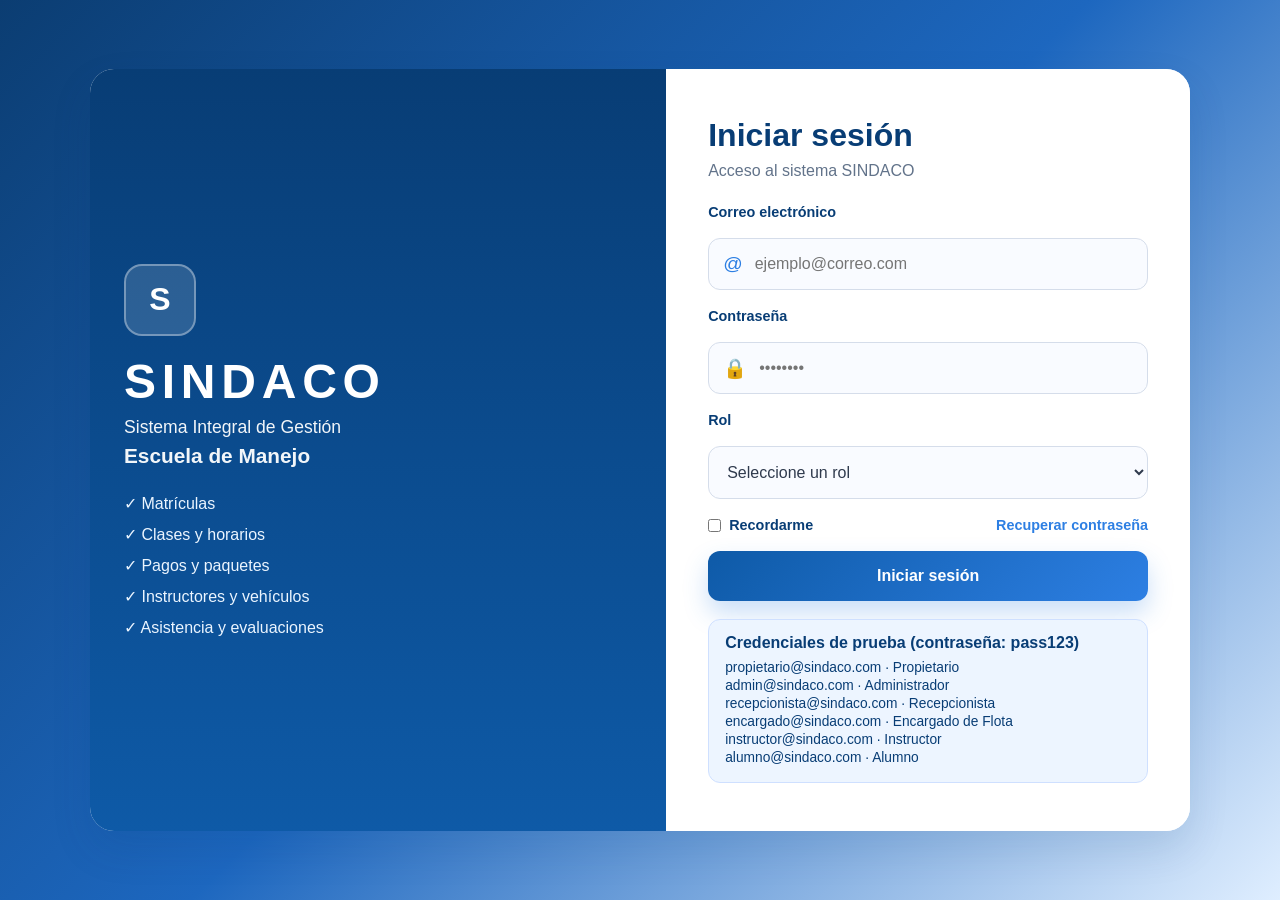
<file: src/main/resources/static/index.html>
<!DOCTYPE html>
<html lang="es">
<head>
  <meta charset="UTF-8" />
  <meta name="viewport" content="width=device-width, initial-scale=1.0" />
  <title>SINDACO | Escuela de Manejo</title>
  <link rel="stylesheet" href="estilo.css" />
</head>
<body>
  <div id="loginView" class="login-screen">
    <div class="login-panel">
      <div class="brand-panel">
        <div class="brand-badge">S</div>
        <h1>SINDACO</h1>
        <p>Sistema Integral de Gestión</p>
        <p class="brand-subtitle">Escuela de Manejo</p>

        <ul class="brand-list">
          <li>✓ Matrículas</li>
          <li>✓ Clases y horarios</li>
          <li>✓ Pagos y paquetes</li>
          <li>✓ Instructores y vehículos</li>
          <li>✓ Asistencia y evaluaciones</li>
        </ul>
      </div>

      <div class="form-panel">
        <div class="header-form">
          <h2>Iniciar sesión</h2>
          <p>Acceso al sistema SINDACO</p>
        </div>

        <form id="loginForm">
          <label for="email">Correo electrónico</label>
          <div class="input-wrap">
            <span>@</span>
            <input id="email" type="email" placeholder="ejemplo@correo.com" required />
          </div>

          <label for="password">Contraseña</label>
          <div class="input-wrap">
            <span>🔒</span>
            <input id="password" type="password" placeholder="••••••••" required />
          </div>

          <label for="rol">Rol</label>
          <select id="rol">
            <option value="">Seleccione un rol</option>
            <option value="propietario">Propietario</option>
            <option value="administrador">Administrador</option>
            <option value="recepcionista">Recepcionista</option>
            <option value="encargado_flotas">Encargado de Flota</option>
            <option value="instructor">Instructor</option>
            <option value="alumno">Alumno</option>
          </select>

          <div class="form-options">
            <label class="remember">
              <input type="checkbox" />
              Recordarme
            </label>
            <a href="#">Recuperar contraseña</a>
          </div>

          <div id="loginMessage" class="login-message"></div>

          <button type="submit" class="primary-btn">
            Iniciar sesión
          </button>
        </form>

        <div class="demo-box">
          <h4>Credenciales de prueba (contraseña: pass123)</h4>
          <p>propietario@sindaco.com · Propietario</p>
          <p>admin@sindaco.com · Administrador</p>
          <p>recepcionista@sindaco.com · Recepcionista</p>
          <p>encargado@sindaco.com · Encargado de Flota</p>
          <p>instructor@sindaco.com · Instructor</p>
          <p>alumno@sindaco.com · Alumno</p>
        </div>
      </div>
    </div>
  </div>

  <div id="appView" class="app-shell hidden">
    <aside class="sidebar">
      <div class="brand">
        <div class="brand-mini">S</div>
        <div>
          <h3>SINDACO</h3>
        </div>
      </div>

      <nav class="nav-menu">
        <button class="nav-item active" data-section="dashboard">Dashboard</button>
        <button class="nav-item" data-section="misMatriculas">Mis matrículas</button>
        <button class="nav-item" data-section="misClases">Mis clases</button>
        <button class="nav-item" data-section="misPagos">Mis pagos</button>
        <button class="nav-item" data-section="alumnos">Alumnos</button>
        <button class="nav-item" data-section="matriculas">Matrículas</button>
        <button class="nav-item" data-section="pagos">Pagos</button>
        <button class="nav-item" data-section="paquetes">Paquetes</button>
        <button class="nav-item" data-section="promociones">Promociones</button>
        <button class="nav-item" data-section="clases">Clases</button>
        <button class="nav-item" data-section="vehiculos">Vehículos</button>
        <button class="nav-item" data-section="instructores">Instructores</button>
        <button class="nav-item" data-section="asistencia">Asistencia</button>
        <button class="nav-item" data-section="mantenimiento">Mantenimiento</button>
        <button class="nav-item" data-section="ausencias">Ausencias</button>
        <button class="nav-item" data-section="reportes">Reportes</button>
        <button class="nav-item" data-section="historial">Historial</button>
        <button class="nav-item" data-section="notificaciones">Notificaciones</button>
      </nav>

      <div class="sidebar-footer">
        <button id="logoutBtn" class="secondary-btn">Cerrar sesión</button>
      </div>
    </aside>

    <main class="main-content">
      <header class="topbar">
        <div>
          <p class="eyebrow">Panel principal</p>
          <h2 id="pageTitle">Dashboard</h2>
        </div>
        <div class="user-pill">
          <span class="status-dot"></span>
          <span id="userBadge">Propietario</span>
        </div>
      </header>

      <div id="viewContent"></div>
    </main>
  </div>

  <div id="toastRoot" class="toast-root"></div>
  <div id="modalRoot"></div>

  <script src="app.js"></script>
</body>
</html>
</file>
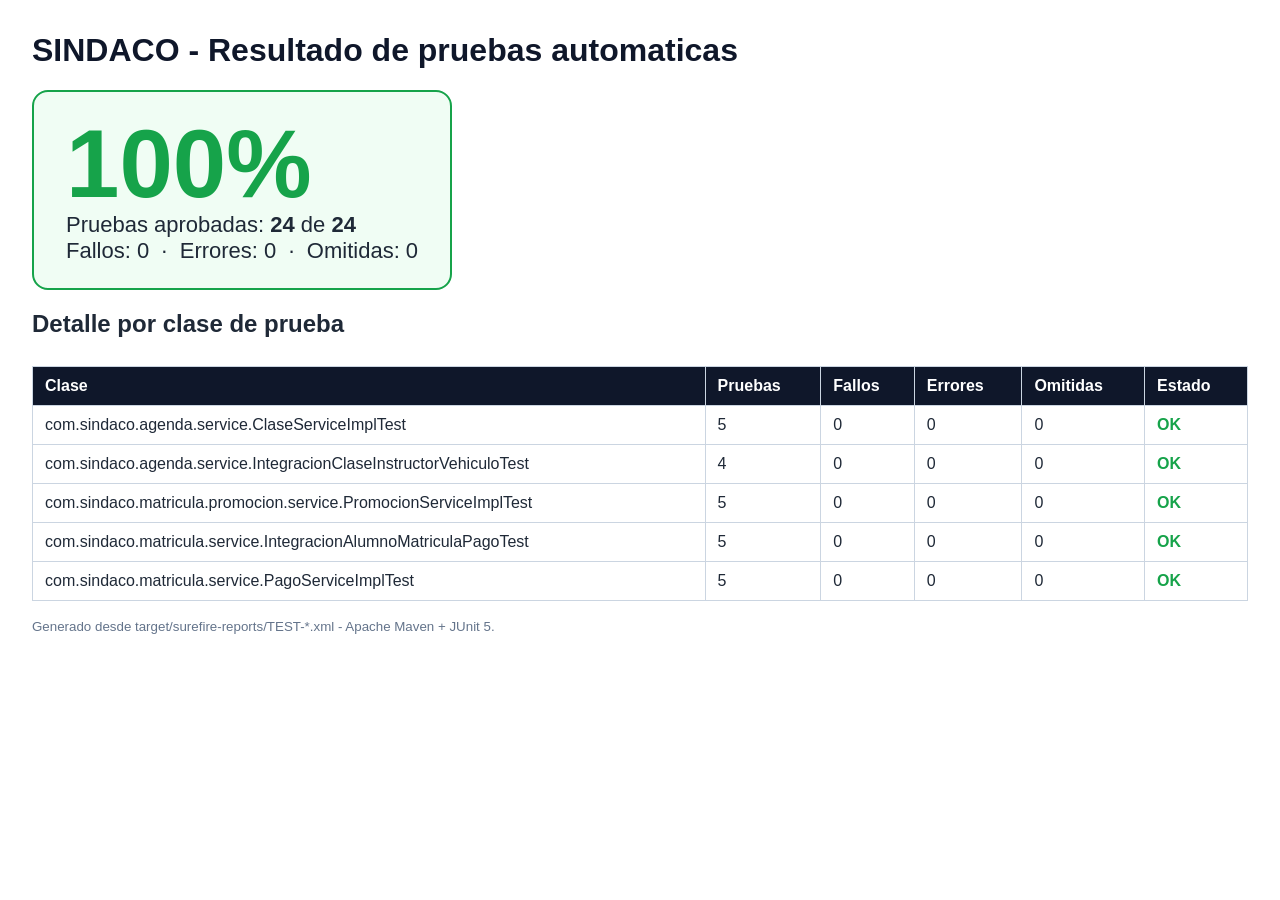
<file: EVIDENCIA_PRUEBAS.html>
﻿<!DOCTYPE html>
<html lang="es">
<head>
<meta charset="UTF-8">
<title>Evidencia de pruebas SINDACO</title>
<style>
  body { font-family: Segoe UI, Arial, sans-serif; margin: 32px; color: #1f2937; }
  h1 { color: #0f172a; }
  .porcentaje { font-size: 96px; font-weight: 700; color: #16a34a; line-height: 1; }
  .tarjeta { border: 2px solid #16a34a; border-radius: 16px; padding: 24px 32px; display: inline-block; background: #f0fdf4; }
  .detalle { font-size: 22px; }
  table { border-collapse: collapse; margin-top: 28px; width: 100%; }
  th, td { border: 1px solid #cbd5e1; padding: 10px 12px; text-align: left; }
  th { background: #0f172a; color: white; }
  .ok { color: #16a34a; font-weight: 700; }
  small { color: #64748b; }
</style>
</head>
<body>
  <h1>SINDACO - Resultado de pruebas automaticas</h1>
  <div class="tarjeta">
    <div class="porcentaje">100%</div>
    <div class="detalle">Pruebas aprobadas: <strong>24</strong> de <strong>24</strong></div>
    <div class="detalle">Fallos: 0 &nbsp;&#183;&nbsp; Errores: 0 &nbsp;&#183;&nbsp; Omitidas: 0</div>
  </div>
  <h2>Detalle por clase de prueba</h2>
  <table>
    <tr><th>Clase</th><th>Pruebas</th><th>Fallos</th><th>Errores</th><th>Omitidas</th><th>Estado</th></tr>
    <tr><td>com.sindaco.agenda.service.ClaseServiceImplTest</td><td>5</td><td>0</td><td>0</td><td>0</td><td class="ok">OK</td></tr>
<tr><td>com.sindaco.agenda.service.IntegracionClaseInstructorVehiculoTest</td><td>4</td><td>0</td><td>0</td><td>0</td><td class="ok">OK</td></tr>
<tr><td>com.sindaco.matricula.promocion.service.PromocionServiceImplTest</td><td>5</td><td>0</td><td>0</td><td>0</td><td class="ok">OK</td></tr>
<tr><td>com.sindaco.matricula.service.IntegracionAlumnoMatriculaPagoTest</td><td>5</td><td>0</td><td>0</td><td>0</td><td class="ok">OK</td></tr>
<tr><td>com.sindaco.matricula.service.PagoServiceImplTest</td><td>5</td><td>0</td><td>0</td><td>0</td><td class="ok">OK</td></tr>

  </table>
  <p><small>Generado desde target/surefire-reports/TEST-*.xml - Apache Maven + JUnit 5.</small></p>
</body>
</html>
</file>
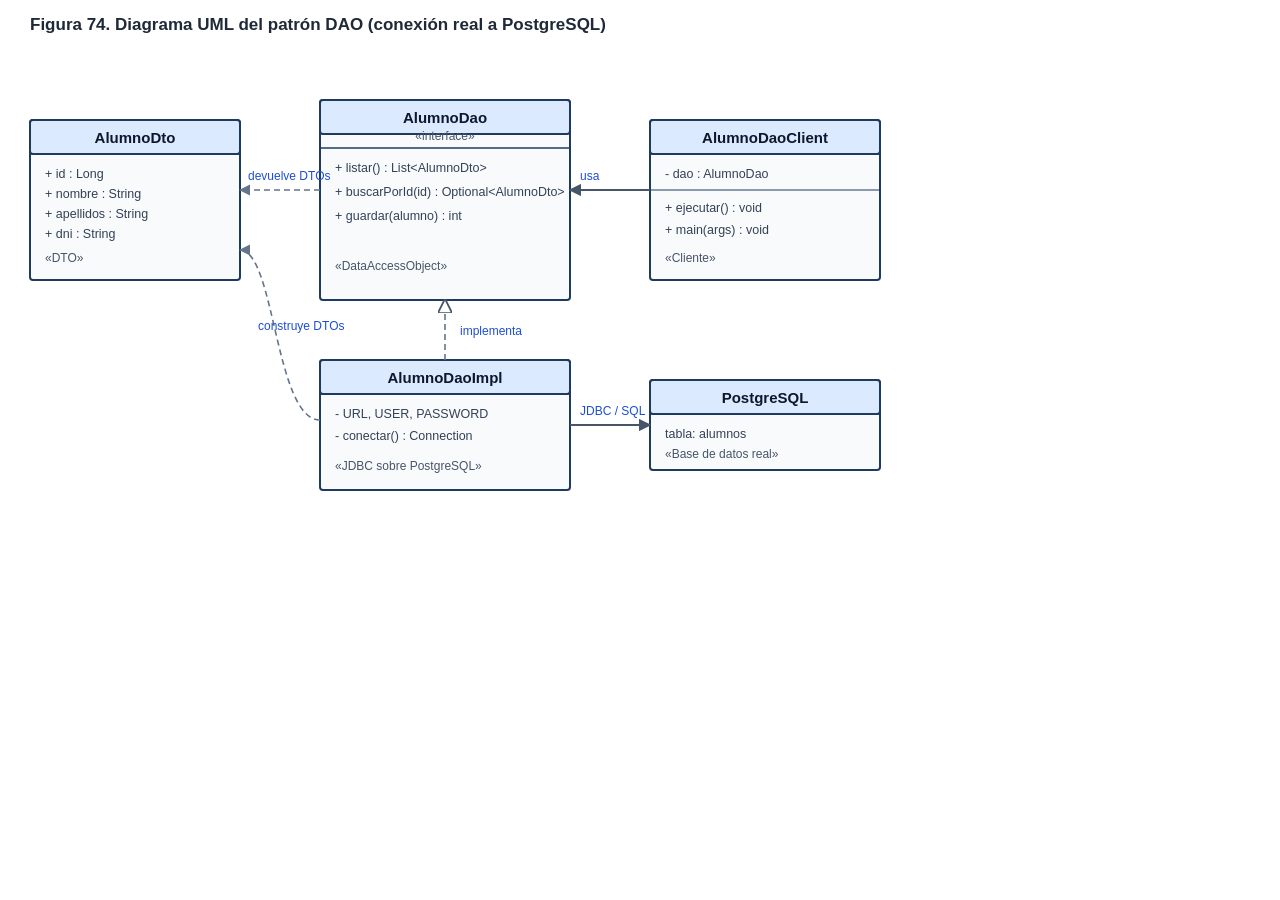
<file: docs/diagramas/dao.html>
<!DOCTYPE html>
<html lang="es">
<head>
<meta charset="UTF-8">
<style>
  body { margin:0; background:#ffffff; font-family:"Segoe UI",Arial,sans-serif; }
  svg text { font-family:"Segoe UI",Arial,sans-serif; }
  .titulo { font-size:17px; font-weight:600; fill:#1f2937; }
  .cls { fill:#f8fafc; stroke:#1e3a5f; stroke-width:2; }
  .cab { fill:#dbeafe; stroke:#1e3a5f; stroke-width:2; }
  .stereo { font-size:12px; fill:#475569; }
  .nombre { font-size:15px; font-weight:700; fill:#0f172a; }
  .attr { font-size:12.5px; fill:#334155; }
  .rel { stroke:#475569; stroke-width:1.8; fill:none; }
  .dep { stroke:#64748b; stroke-width:1.6; fill:none; stroke-dasharray:6 4; }
  .etq { font-size:12px; fill:#1d4ed8; }
</style>
</head>
<body>
<svg width="1000" height="560" viewBox="0 0 1000 560" xmlns="http://www.w3.org/2000/svg">
  <defs>
    <marker id="arrow" viewBox="0 0 10 10" refX="9" refY="5" markerWidth="7" markerHeight="7" orient="auto-start-reverse">
      <path d="M 0 0 L 10 5 L 0 10 z" fill="#475569"/>
    </marker>
    <marker id="arrowD" viewBox="0 0 10 10" refX="9" refY="5" markerWidth="7" markerHeight="7" orient="auto-start-reverse">
      <path d="M 0 0 L 10 5 L 0 10 z" fill="#64748b"/>
    </marker>
    <marker id="tri" viewBox="0 0 12 12" refX="11" refY="6" markerWidth="9" markerHeight="9" orient="auto-start-reverse">
      <path d="M 0 0 L 12 6 L 0 12 z" fill="#ffffff" stroke="#475569" stroke-width="1.5"/>
    </marker>
  </defs>

  <text x="30" y="30" class="titulo">Figura 74. Diagrama UML del patrón DAO (conexión real a PostgreSQL)</text>

  <!-- DTO -->
  <g>
    <rect x="30" y="120" width="210" height="160" rx="3" class="cls"/>
    <rect x="30" y="120" width="210" height="34" rx="3" class="cab"/>
    <text x="135" y="143" text-anchor="middle" class="nombre">AlumnoDto</text>
    <line x1="30" y1="154" x2="240" y2="154" stroke="#1e3a5f" stroke-width="1.5"/>
    <text x="45" y="178" class="attr">+ id : Long</text>
    <text x="45" y="198" class="attr">+ nombre : String</text>
    <text x="45" y="218" class="attr">+ apellidos : String</text>
    <text x="45" y="238" class="attr">+ dni : String</text>
    <text x="45" y="262" class="stereo">«DTO»</text>
  </g>

  <!-- DAO (interfaz) -->
  <g>
    <rect x="320" y="100" width="250" height="200" rx="3" class="cls"/>
    <rect x="320" y="100" width="250" height="34" rx="3" class="cab"/>
    <text x="445" y="123" text-anchor="middle" class="nombre">AlumnoDao</text>
    <text x="445" y="140" text-anchor="middle" class="stereo">«interface»</text>
    <line x1="320" y1="148" x2="570" y2="148" stroke="#1e3a5f" stroke-width="1.5"/>
    <text x="335" y="172" class="attr">+ listar() : List&lt;AlumnoDto&gt;</text>
    <text x="335" y="196" class="attr">+ buscarPorId(id) : Optional&lt;AlumnoDto&gt;</text>
    <text x="335" y="220" class="attr">+ guardar(alumno) : int</text>
    <text x="335" y="270" class="stereo">«DataAccessObject»</text>
  </g>

  <!-- DAO IMPL -->
  <g>
    <rect x="320" y="360" width="250" height="130" rx="3" class="cls"/>
    <rect x="320" y="360" width="250" height="34" rx="3" class="cab"/>
    <text x="445" y="383" text-anchor="middle" class="nombre">AlumnoDaoImpl</text>
    <line x1="320" y1="394" x2="570" y2="394" stroke="#1e3a5f" stroke-width="1.5"/>
    <text x="335" y="418" class="attr">- URL, USER, PASSWORD</text>
    <text x="335" y="440" class="attr">- conectar() : Connection</text>
    <text x="335" y="470" class="stereo">«JDBC sobre PostgreSQL»</text>
  </g>

  <!-- CLIENTE -->
  <g>
    <rect x="650" y="120" width="230" height="160" rx="3" class="cls"/>
    <rect x="650" y="120" width="230" height="34" rx="3" class="cab"/>
    <text x="765" y="143" text-anchor="middle" class="nombre">AlumnoDaoClient</text>
    <line x1="650" y1="154" x2="880" y2="154" stroke="#1e3a5f" stroke-width="1.5"/>
    <text x="665" y="178" class="attr">- dao : AlumnoDao</text>
    <line x1="650" y1="190" x2="880" y2="190" stroke="#1e3a5f" stroke-width="1.2"/>
    <text x="665" y="212" class="attr">+ ejecutar() : void</text>
    <text x="665" y="234" class="attr">+ main(args) : void</text>
    <text x="665" y="262" class="stereo">«Cliente»</text>
  </g>

  <!-- BASE DE DATOS -->
  <g>
    <rect x="650" y="380" width="230" height="90" rx="3" class="cls"/>
    <rect x="650" y="380" width="230" height="34" rx="3" class="cab"/>
    <text x="765" y="403" text-anchor="middle" class="nombre">PostgreSQL</text>
    <line x1="650" y1="414" x2="880" y2="414" stroke="#1e3a5f" stroke-width="1.5"/>
    <text x="665" y="438" class="attr">tabla: alumnos</text>
    <text x="665" y="458" class="stereo">«Base de datos real»</text>
  </g>

  <!-- Relaciones -->
  <path d="M 650 190 L 570 190" class="rel" marker-end="url(#arrow)"/>
  <text x="580" y="180" class="etq">usa</text>

  <path d="M 445 360 L 445 300" class="dep" marker-end="url(#tri)"/>
  <text x="460" y="335" class="etq">implementa</text>

  <path d="M 320 190 L 240 190" class="dep" marker-end="url(#arrowD)"/>
  <text x="248" y="180" class="etq">devuelve DTOs</text>

  <path d="M 320 420 C 275 420 275 250 240 250" class="dep" marker-end="url(#arrowD)"/>
  <text x="258" y="330" class="etq">construye DTOs</text>

  <path d="M 570 425 L 650 425" class="rel" marker-end="url(#arrow)"/>
  <text x="580" y="415" class="etq">JDBC / SQL</text>
</svg>
</body>
</html>
</file>
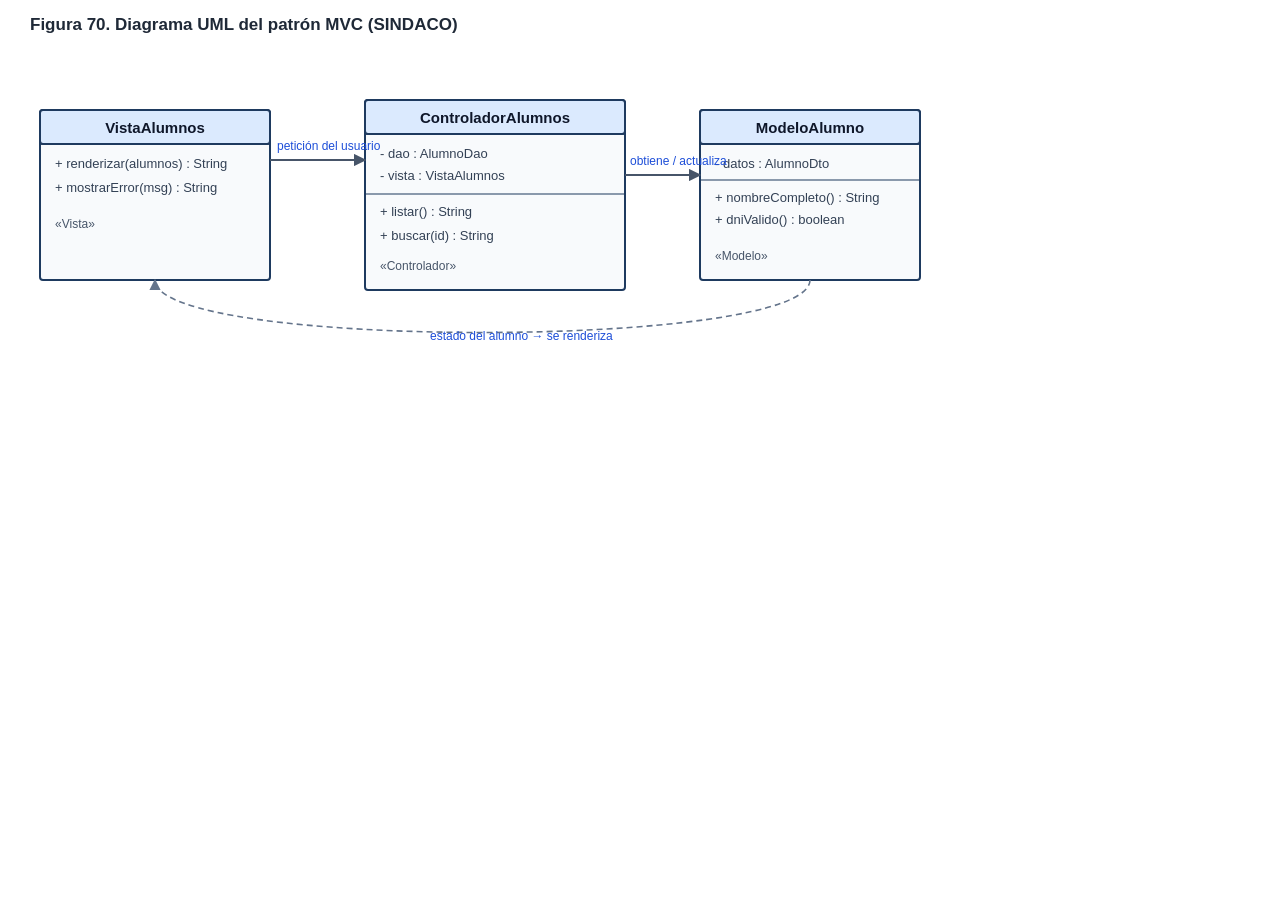
<file: docs/diagramas/mvc.html>
<!DOCTYPE html>
<html lang="es">
<head>
<meta charset="UTF-8">
<style>
  body { margin:0; background:#ffffff; font-family:"Segoe UI",Arial,sans-serif; }
  svg text { font-family:"Segoe UI",Arial,sans-serif; }
  .titulo { font-size:17px; font-weight:600; fill:#1f2937; }
  .cls { fill:#f8fafc; stroke:#1e3a5f; stroke-width:2; }
  .cab { fill:#dbeafe; stroke:#1e3a5f; stroke-width:2; }
  .stereo { font-size:12px; fill:#475569; }
  .nombre { font-size:15px; font-weight:700; fill:#0f172a; }
  .attr { font-size:13px; fill:#334155; }
  .rel { stroke:#475569; stroke-width:1.8; fill:none; }
  .dep { stroke:#64748b; stroke-width:1.6; fill:none; stroke-dasharray:6 4; }
  .etq { font-size:12px; fill:#1d4ed8; }
</style>
</head>
<body>
<svg width="960" height="520" viewBox="0 0 960 520" xmlns="http://www.w3.org/2000/svg">
  <defs>
    <marker id="arrow" viewBox="0 0 10 10" refX="9" refY="5" markerWidth="7" markerHeight="7" orient="auto-start-reverse">
      <path d="M 0 0 L 10 5 L 0 10 z" fill="#475569"/>
    </marker>
    <marker id="arrowD" viewBox="0 0 10 10" refX="9" refY="5" markerWidth="7" markerHeight="7" orient="auto-start-reverse">
      <path d="M 0 0 L 10 5 L 0 10 z" fill="#64748b"/>
    </marker>
  </defs>

  <text x="30" y="30" class="titulo">Figura 70. Diagrama UML del patrón MVC (SINDACO)</text>

  <!-- VISTA -->
  <g>
    <rect x="40" y="110" width="230" height="170" rx="3" class="cls"/>
    <rect x="40" y="110" width="230" height="34" rx="3" class="cab"/>
    <text x="155" y="133" text-anchor="middle" class="nombre">VistaAlumnos</text>
    <line x1="40" y1="144" x2="270" y2="144" stroke="#1e3a5f" stroke-width="1.5"/>
    <text x="55" y="168" class="attr">+ renderizar(alumnos) : String</text>
    <text x="55" y="192" class="attr">+ mostrarError(msg) : String</text>
    <text x="55" y="228" class="stereo">«Vista»</text>
  </g>

  <!-- CONTROLADOR -->
  <g>
    <rect x="365" y="100" width="260" height="190" rx="3" class="cls"/>
    <rect x="365" y="100" width="260" height="34" rx="3" class="cab"/>
    <text x="495" y="123" text-anchor="middle" class="nombre">ControladorAlumnos</text>
    <line x1="365" y1="134" x2="625" y2="134" stroke="#1e3a5f" stroke-width="1.5"/>
    <text x="380" y="158" class="attr">- dao : AlumnoDao</text>
    <text x="380" y="180" class="attr">- vista : VistaAlumnos</text>
    <line x1="365" y1="194" x2="625" y2="194" stroke="#1e3a5f" stroke-width="1.2"/>
    <text x="380" y="216" class="attr">+ listar() : String</text>
    <text x="380" y="240" class="attr">+ buscar(id) : String</text>
    <text x="380" y="270" class="stereo">«Controlador»</text>
  </g>

  <!-- MODELO -->
  <g>
    <rect x="700" y="110" width="220" height="170" rx="3" class="cls"/>
    <rect x="700" y="110" width="220" height="34" rx="3" class="cab"/>
    <text x="810" y="133" text-anchor="middle" class="nombre">ModeloAlumno</text>
    <line x1="700" y1="144" x2="920" y2="144" stroke="#1e3a5f" stroke-width="1.5"/>
    <text x="715" y="168" class="attr">- datos : AlumnoDto</text>
    <line x1="700" y1="180" x2="920" y2="180" stroke="#1e3a5f" stroke-width="1.2"/>
    <text x="715" y="202" class="attr">+ nombreCompleto() : String</text>
    <text x="715" y="224" class="attr">+ dniValido() : boolean</text>
    <text x="715" y="260" class="stereo">«Modelo»</text>
  </g>

  <!-- Relaciones -->
  <path d="M 270 160 L 365 160" class="rel" marker-end="url(#arrow)"/>
  <text x="277" y="150" class="etq">petición del usuario</text>

  <path d="M 625 175 L 700 175" class="rel" marker-end="url(#arrow)"/>
  <text x="630" y="165" class="etq">obtiene / actualiza</text>

  <path d="M 810 280 C 810 350 155 350 155 280" class="dep" marker-end="url(#arrowD)"/>
  <text x="430" y="340" class="etq">estado del alumno → se renderiza</text>
</svg>
</body>
</html>
</file>
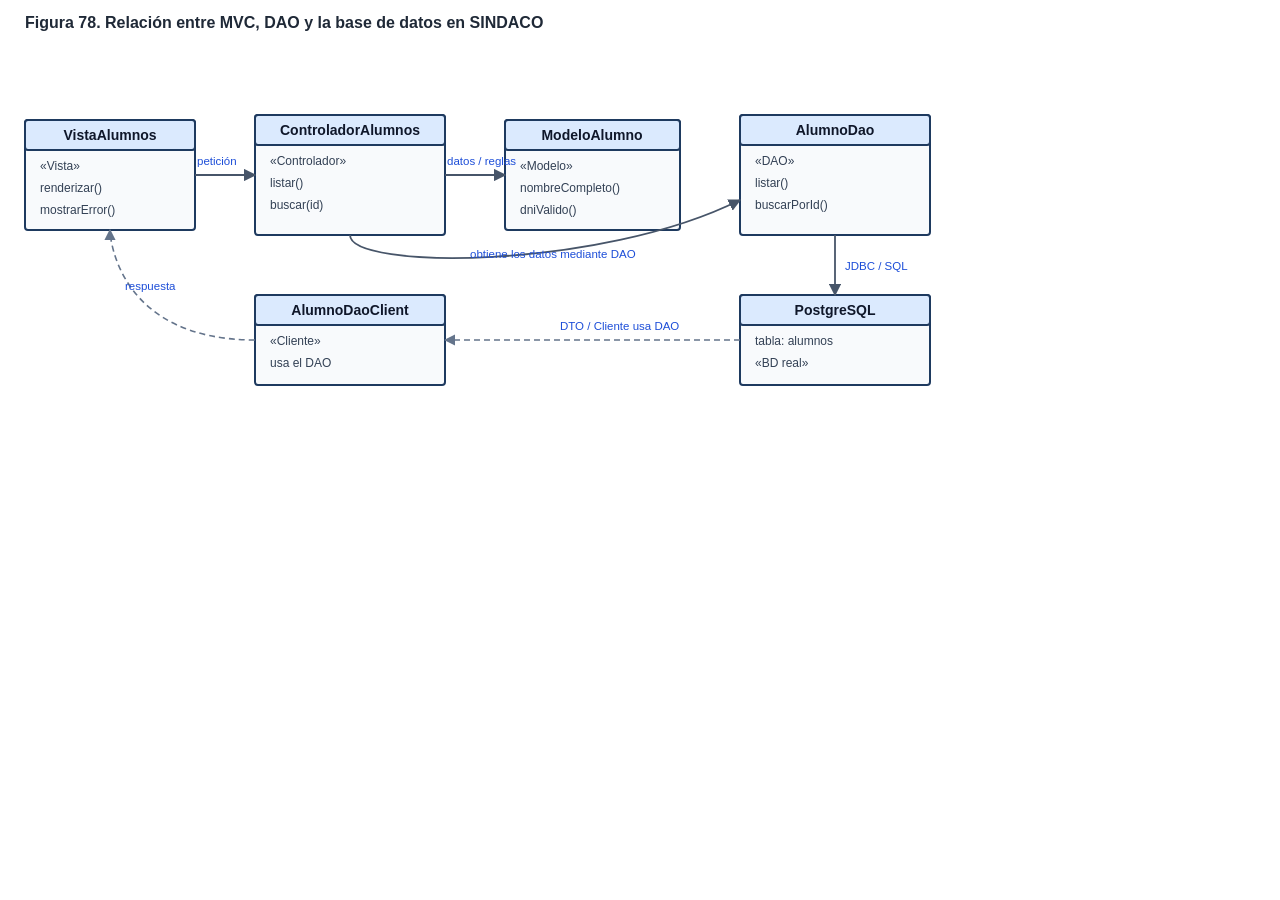
<file: docs/diagramas/relacion.html>
<!DOCTYPE html>
<html lang="es">
<head>
<meta charset="UTF-8">
<style>
  body { margin:0; background:#ffffff; font-family:"Segoe UI",Arial,sans-serif; }
  svg text { font-family:"Segoe UI",Arial,sans-serif; }
  .titulo { font-size:16px; font-weight:600; fill:#1f2937; }
  .cls { fill:#f8fafc; stroke:#1e3a5f; stroke-width:2; }
  .cab { fill:#dbeafe; stroke:#1e3a5f; stroke-width:2; }
  .nombre { font-size:14px; font-weight:700; fill:#0f172a; }
  .attr { font-size:12px; fill:#334155; }
  .rel { stroke:#475569; stroke-width:1.8; fill:none; }
  .dep { stroke:#64748b; stroke-width:1.6; fill:none; stroke-dasharray:6 4; }
  .etq { font-size:11.5px; fill:#1d4ed8; }
</style>
</head>
<body>
<svg width="1100" height="430" viewBox="0 0 1100 430" xmlns="http://www.w3.org/2000/svg">
  <defs>
    <marker id="arrow" viewBox="0 0 10 10" refX="9" refY="5" markerWidth="7" markerHeight="7" orient="auto-start-reverse">
      <path d="M 0 0 L 10 5 L 0 10 z" fill="#475569"/>
    </marker>
    <marker id="arrowD" viewBox="0 0 10 10" refX="9" refY="5" markerWidth="7" markerHeight="7" orient="auto-start-reverse">
      <path d="M 0 0 L 10 5 L 0 10 z" fill="#64748b"/>
    </marker>
  </defs>

  <text x="25" y="28" class="titulo">Figura 78. Relación entre MVC, DAO y la base de datos en SINDACO</text>

  <g>
    <rect x="25" y="120" width="170" height="110" rx="3" class="cls"/>
    <rect x="25" y="120" width="170" height="30" rx="3" class="cab"/>
    <text x="110" y="140" text-anchor="middle" class="nombre">VistaAlumnos</text>
    <text x="40" y="170" class="attr">«Vista»</text>
    <text x="40" y="192" class="attr">renderizar()</text>
    <text x="40" y="214" class="attr">mostrarError()</text>
  </g>

  <g>
    <rect x="255" y="115" width="190" height="120" rx="3" class="cls"/>
    <rect x="255" y="115" width="190" height="30" rx="3" class="cab"/>
    <text x="350" y="135" text-anchor="middle" class="nombre">ControladorAlumnos</text>
    <text x="270" y="165" class="attr">«Controlador»</text>
    <text x="270" y="187" class="attr">listar()</text>
    <text x="270" y="209" class="attr">buscar(id)</text>
  </g>

  <g>
    <rect x="505" y="120" width="175" height="110" rx="3" class="cls"/>
    <rect x="505" y="120" width="175" height="30" rx="3" class="cab"/>
    <text x="592" y="140" text-anchor="middle" class="nombre">ModeloAlumno</text>
    <text x="520" y="170" class="attr">«Modelo»</text>
    <text x="520" y="192" class="attr">nombreCompleto()</text>
    <text x="520" y="214" class="attr">dniValido()</text>
  </g>

  <g>
    <rect x="740" y="115" width="190" height="120" rx="3" class="cls"/>
    <rect x="740" y="115" width="190" height="30" rx="3" class="cab"/>
    <text x="835" y="135" text-anchor="middle" class="nombre">AlumnoDao</text>
    <text x="755" y="165" class="attr">«DAO»</text>
    <text x="755" y="187" class="attr">listar()</text>
    <text x="755" y="209" class="attr">buscarPorId()</text>
  </g>

  <g>
    <rect x="740" y="295" width="190" height="90" rx="3" class="cls"/>
    <rect x="740" y="295" width="190" height="30" rx="3" class="cab"/>
    <text x="835" y="315" text-anchor="middle" class="nombre">PostgreSQL</text>
    <text x="755" y="345" class="attr">tabla: alumnos</text>
    <text x="755" y="367" class="attr">«BD real»</text>
  </g>

  <g>
    <rect x="255" y="295" width="190" height="90" rx="3" class="cls"/>
    <rect x="255" y="295" width="190" height="30" rx="3" class="cab"/>
    <text x="350" y="315" text-anchor="middle" class="nombre">AlumnoDaoClient</text>
    <text x="270" y="345" class="attr">«Cliente»</text>
    <text x="270" y="367" class="attr">usa el DAO</text>
  </g>

  <path d="M 195 175 L 255 175" class="rel" marker-end="url(#arrow)"/>
  <text x="197" y="165" class="etq">petición</text>

  <path d="M 445 175 L 505 175" class="rel" marker-end="url(#arrow)"/>
  <text x="447" y="165" class="etq">datos / reglas</text>

  <path d="M 350 235 C 350 270 600 270 740 200" class="rel" marker-end="url(#arrow)"/>
  <text x="470" y="258" class="etq">obtiene los datos mediante DAO</text>

  <path d="M 835 235 L 835 295" class="rel" marker-end="url(#arrow)"/>
  <text x="845" y="270" class="etq">JDBC / SQL</text>

  <path d="M 740 340 L 445 340" class="dep" marker-end="url(#arrowD)"/>
  <text x="560" y="330" class="etq">DTO / Cliente usa DAO</text>

  <path d="M 255 340 C 120 340 110 240 110 230" class="dep" marker-end="url(#arrowD)"/>
  <text x="125" y="290" class="etq">respuesta</text>
</svg>
</body>
</html>
</file>
<file: src/main/resources/static/estilo.css>
:root {
  --azul-oscuro: #083d75;
  --azul-medio: #0e5aa7;
  --azul-claro: #2d7fe3;
  --azul-suave: #edf5ff;
  --azul-fondo: #f4f9ff;
  --blanco: #ffffff;
  --gris-100: #f4f7fb;
  --gris-200: #e8edf4;
  --gris-300: #d5ddea;
  --gris-500: #62738a;
  --gris-700: #2f3a4d;
  --verde: #1bbf73;
  --verde-soft: #ebfff4;
  --rojo: #df4d4d;
  --rojo-soft: #fff0f0;
  --amarillo: #f0b93b;
  --amarillo-soft: #fff8df;
  --shadow: 0 18px 40px rgba(8, 61, 117, 0.12);
}

* {
  box-sizing: border-box;
  margin: 0;
  padding: 0;
  font-family: "Segoe UI", Tahoma, Geneva, Verdana, sans-serif;
}

html, body {
  height: 100%;
}

body {
  background: linear-gradient(135deg, #eaf3ff 0%, #f7fbff 100%);
  color: var(--gris-700);
}

button, input, select, textarea {
  font: inherit;
}

.hidden {
  display: none !important;
}

.login-screen {
  min-height: 100vh;
  display: grid;
  place-items: center;
  background: linear-gradient(135deg, #0b3d72 0%, #1d67bf 50%, #dfeeff 100%);
  padding: 32px;
}

.login-panel {
  width: min(1100px, 100%);
  min-height: 680px;
  display: grid;
  grid-template-columns: 1.1fr 1fr;
  background: rgba(255, 255, 255, 0.92);
  border-radius: 24px;
  box-shadow: var(--shadow);
  overflow: hidden;
  backdrop-filter: blur(8px);
}

.brand-panel {
  background: linear-gradient(180deg, var(--azul-oscuro) 0%, var(--azul-medio) 100%);
  color: var(--blanco);
  padding: 48px 34px;
  display: flex;
  flex-direction: column;
  justify-content: center;
}

.brand-badge {
  width: 72px;
  height: 72px;
  background: rgba(255,255,255,0.14);
  border: 2px solid rgba(255,255,255,0.35);
  border-radius: 18px;
  display: grid;
  place-items: center;
  font-size: 2rem;
  font-weight: 700;
  margin-bottom: 18px;
}

.brand-panel h1 {
  font-size: 3rem;
  letter-spacing: 0.12em;
  margin-bottom: 8px;
}

.brand-panel p {
  font-size: 1.1rem;
  opacity: 0.95;
}

.brand-subtitle {
  margin-top: 6px;
  font-weight: 600;
  font-size: 1.3rem !important;
}

.brand-list {
  list-style: none;
  margin-top: 26px;
  display: grid;
  gap: 12px;
  color: #ebf5ff;
  font-size: 1rem;
}

.form-panel {
  background: var(--blanco);
  padding: 48px 42px;
  display: flex;
  flex-direction: column;
  justify-content: center;
}

.header-form {
  margin-bottom: 24px;
}

.header-form h2 {
  font-size: 2rem;
  color: var(--azul-oscuro);
  margin-bottom: 8px;
}

.header-form p {
  color: var(--gris-500);
}

#loginForm {
  display: grid;
  gap: 18px;
}

#loginForm label {
  font-size: 0.9rem;
  font-weight: 600;
  color: var(--azul-oscuro);
}

.input-wrap {
  display: flex;
  align-items: center;
  gap: 12px;
  border: 1.5px solid var(--gris-300);
  background: #f9fbff;
  border-radius: 12px;
  padding: 0 14px;
  transition: all 0.2s ease;
}

.input-wrap:focus-within {
  border-color: var(--azul-claro);
  box-shadow: 0 0 0 4px rgba(45, 127, 227, 0.12);
}

.input-wrap span {
  font-size: 1.2rem;
  color: var(--azul-claro);
}

.input-wrap input,
#loginForm select {
  width: 100%;
  background: transparent;
  border: none;
  outline: none;
  padding: 16px 0;
  font-size: 1rem;
  color: var(--gris-700);
}

#loginForm select {
  padding: 16px 14px;
  border: 1.5px solid var(--gris-300);
  border-radius: 12px;
  background: #f9fbff;
  color: var(--gris-700);
}

.form-options {
  display: flex;
  justify-content: space-between;
  align-items: center;
  gap: 12px;
  font-size: 0.9rem;
  color: var(--gris-500);
}

.remember {
  display: flex;
  align-items: center;
  gap: 8px;
}

.form-options a {
  text-decoration: none;
  color: var(--azul-claro);
  font-weight: 600;
}

.login-message {
  min-height: 24px;
  font-size: 0.95rem;
  font-weight: 600;
  display: none;
  border-radius: 10px;
  padding: 10px 12px;
}

.login-message.error {
  display: block;
  background: #fff1f1;
  color: var(--rojo);
  border: 1px solid #f3c5c5;
}

.login-message.success {
  display: block;
  background: #ebfff7;
  color: var(--verde);
  border: 1px solid #bdeed9;
}

.primary-btn,
.secondary-btn,
.mini-btn,
.action-btn,
.delete-btn,
.edit-btn {
  border: none;
  border-radius: 12px;
  cursor: pointer;
  transition: 0.2s ease;
}

.primary-btn {
  background: linear-gradient(135deg, var(--azul-medio), var(--azul-claro));
  color: var(--blanco);
  font-weight: 700;
  padding: 16px 18px;
  box-shadow: 0 12px 25px rgba(45, 127, 227, 0.25);
}

.primary-btn:hover {
  transform: translateY(-1px);
  box-shadow: 0 16px 28px rgba(45, 127, 227, 0.28);
}

.demo-box {
  margin-top: 18px;
  background: var(--azul-suave);
  border: 1px solid #cfe0ff;
  border-radius: 12px;
  padding: 14px 16px;
  color: var(--azul-oscuro);
}

.demo-box h4 {
  margin-bottom: 8px;
}

.demo-box p {
  font-size: 0.86rem;
  margin: 3px 0;
}

.app-shell {
  display: grid;
  grid-template-columns: 250px 1fr;
  min-height: 100vh;
  background: var(--gris-100);
}

.sidebar {
  padding: 24px 18px;
  background: linear-gradient(180deg, var(--azul-oscuro) 0%, var(--azul-medio) 100%);
  color: var(--blanco);
  display: flex;
  flex-direction: column;
  justify-content: space-between;
}

.brand {
  display: flex;
  align-items: center;
  gap: 12px;
  padding: 8px 8px 22px;
  border-bottom: 1px solid rgba(255,255,255,0.15);
}

.brand-mini {
  width: 38px;
  height: 38px;
  background: rgba(255,255,255,0.12);
  border-radius: 10px;
  display: grid;
  place-items: center;
  font-weight: 700;
}

.nav-menu {
  margin-top: 28px;
  display: flex;
  flex-direction: column;
  gap: 10px;
}

.nav-item {
  background: transparent;
  border: 1px solid transparent;
  color: rgba(255,255,255,0.9);
  padding: 12px 14px;
  border-radius: 12px;
  text-align: left;
  cursor: pointer;
  transition: 0.2s ease;
}

.nav-item.active,
.nav-item:hover {
  background: rgba(255,255,255,0.12);
  border-color: rgba(255,255,255,0.14);
}

.sidebar-footer {
  padding-top: 18px;
  border-top: 1px solid rgba(255,255,255,0.15);
}

.secondary-btn {
  width: 100%;
  background: rgba(255,255,255,0.14);
  color: var(--blanco);
  padding: 12px 14px;
}

.secondary-btn:hover {
  background: rgba(255,255,255,0.2);
}

.main-content {
  padding: 28px 26px 36px;
}

.topbar {
  display: flex;
  justify-content: space-between;
  align-items: center;
  margin-bottom: 24px;
}

.eyebrow {
  color: var(--azul-medio);
  text-transform: uppercase;
  letter-spacing: 0.12em;
  font-size: 0.75rem;
  font-weight: 700;
}

.topbar h2 {
  color: var(--gris-700);
  font-size: 2rem;
  margin-top: 6px;
}

.user-pill {
  background: var(--blanco);
  border: 1px solid var(--gris-200);
  color: var(--azul-oscuro);
  padding: 10px 16px;
  border-radius: 999px;
  font-weight: 700;
  box-shadow: 0 10px 20px rgba(8, 61, 117, 0.04);
  display: flex;
  align-items: center;
  gap: 8px;
}

.status-dot {
  width: 8px;
  height: 8px;
  border-radius: 50%;
  background: var(--verde);
  display: inline-block;
}

.stats-grid {
  display: grid;
  grid-template-columns: repeat(4, minmax(180px, 1fr));
  gap: 18px;
  margin-bottom: 24px;
}

.stat-card {
  background: var(--blanco);
  border-radius: 18px;
  padding: 20px 18px;
  border: 1px solid var(--gris-200);
  box-shadow: 0 10px 18px rgba(34, 63, 94, 0.04);
}

.stat-card.blue {
  background: linear-gradient(135deg, var(--azul-oscuro), var(--azul-claro));
  color: var(--blanco);
}

.stat-card small {
  display: block;
  opacity: 0.8;
  margin-bottom: 8px;
  font-weight: 700;
}

.stat-card h3 {
  font-size: 2rem;
  margin-bottom: 8px;
}

.stat-card span {
  font-size: 0.85rem;
  opacity: 0.85;
}

.panel {
  background: var(--blanco);
  border-radius: 18px;
  border: 1px solid var(--gris-200);
  padding: 18px 16px;
  box-shadow: 0 8px 16px rgba(34, 63, 94, 0.04);
}

.panel-header {
  display: flex;
  justify-content: space-between;
  align-items: center;
  margin-bottom: 14px;
}

.panel-header h3 {
  color: var(--gris-700);
  font-size: 1.1rem;
}

.mini-btn {
  background: var(--azul-suave);
  color: var(--azul-oscuro);
  font-weight: 700;
  padding: 8px 12px;
}

.content-grid {
  display: grid;
  grid-template-columns: 1.7fr 1fr;
  gap: 18px;
  margin-bottom: 18px;
}

table {
  width: 100%;
  border-collapse: collapse;
}

th, td {
  text-align: left;
  padding: 12px 10px;
  border-bottom: 1px solid var(--gris-200);
  color: var(--gris-700);
  font-size: 0.92rem;
}

th {
  color: var(--azul-oscuro);
  font-size: 0.8rem;
  text-transform: uppercase;
  letter-spacing: 0.04em;
}

.status {
  display: inline-block;
  padding: 6px 10px;
  border-radius: 999px;
  font-size: 0.75rem;
  font-weight: 700;
  text-transform: lowercase;
}

.status.confirmada {
  background: var(--verde-soft);
  color: var(--verde);
}

.status.por_pagar {
  background: var(--amarillo-soft);
  color: var(--amarillo);
}

.status.cancelada,
.status.vencida,
.status.inactivo,
.status.en_taller,
.status.no_vigente {
  background: var(--rojo-soft);
  color: var(--rojo);
}

.status.programada,
.status.pendiente,
.status.pendiente_reprogramacion,
.status.por_pagar {
  background: var(--amarillo-soft);
  color: #a5730a;
}

.status.realizada,
.status.confirmada,
.status.operativo,
.status.vigente,
.status.completado,
.status.reprogramada,
.status.justificada {
  background: var(--verde-soft);
  color: var(--verde);
}

.list-compact {
  list-style: none;
  display: grid;
  gap: 10px;
}

.list-compact li {
  display: flex;
  justify-content: space-between;
  align-items: center;
  padding: 10px 0;
  border-bottom: 1px solid var(--gris-200);
  color: var(--gris-700);
}

.list-compact strong {
  color: var(--azul-oscuro);
}

.requirements-grid {
  display: grid;
  grid-template-columns: repeat(3, minmax(180px, 1fr));
  gap: 14px;
  margin-top: 18px;
}

.requirement-item {
  background: var(--azul-suave);
  border: 1px solid #d9e9ff;
  border-radius: 12px;
  padding: 14px 12px;
}

.requirement-item span {
  display: inline-block;
  font-weight: 800;
  color: var(--azul-oscuro);
  margin-bottom: 6px;
}

.requirement-item p {
  color: var(--gris-700);
  font-size: 0.92rem;
  line-height: 1.5;
}

.section-shell {
  display: grid;
  gap: 18px;
}

.form-card {
  background: var(--blanco);
  border-radius: 18px;
  border: 1px solid var(--gris-200);
  padding: 18px 16px;
  box-shadow: 0 8px 16px rgba(34, 63, 94, 0.04);
}

.form-card h3 {
  margin-bottom: 16px;
  color: var(--azul-oscuro);
}

.form-grid {
  display: grid;
  grid-template-columns: repeat(3, minmax(200px, 1fr));
  gap: 14px;
}

.form-grid.two {
  grid-template-columns: repeat(2, minmax(220px, 1fr));
}

.form-group {
  display: flex;
  flex-direction: column;
  gap: 8px;
}

.form-group label {
  color: var(--azul-oscuro);
  font-size: 0.85rem;
  font-weight: 600;
}

.form-group input,
.form-group select,
.form-group textarea {
  border: 1.5px solid var(--gris-300);
  border-radius: 10px;
  background: #fbfcff;
  padding: 12px 12px;
  outline: none;
  color: var(--gris-700);
}

.form-group input:focus,
.form-group select:focus,
.form-group textarea:focus {
  border-color: var(--azul-claro);
  box-shadow: 0 0 0 4px rgba(45, 127, 227, 0.08);
}

.form-actions {
  display: flex;
  justify-content: flex-end;
  gap: 10px;
  margin-top: 16px;
}

.action-btn {
  background: var(--azul-oscuro);
  color: var(--blanco);
  padding: 10px 16px;
  font-weight: 700;
}

.action-btn:hover {
  background: var(--azul-medio);
}

.edit-btn {
  background: var(--azul-suave);
  color: var(--azul-oscuro);
  padding: 8px 12px;
  font-weight: 700;
}

.delete-btn {
  background: var(--rojo-soft);
  color: var(--rojo);
  padding: 8px 12px;
  font-weight: 700;
}

.data-table-card {
  background: var(--blanco);
  border-radius: 18px;
  border: 1px solid var(--gris-200);
  padding: 18px 16px;
  box-shadow: 0 8px 16px rgba(34, 63, 94, 0.04);
}

.table-header {
  display: flex;
  justify-content: space-between;
  align-items: center;
  margin-bottom: 14px;
}

.table-header h3 {
  color: var(--gris-700);
}

.empty-state {
  padding: 18px;
  text-align: center;
  color: var(--gris-500);
  border: 1px dashed var(--gris-300);
  border-radius: 12px;
  background: var(--gris-100);
}

/* Cargando, notificaciones y ventanas emergentes */
.loading-state {
  display: flex;
  align-items: center;
  justify-content: center;
  gap: 12px;
  min-height: 220px;
  color: var(--gris-500);
  font-weight: 600;
}

.spinner {
  width: 26px;
  height: 26px;
  border: 3px solid var(--gris-200);
  border-top-color: var(--azul-claro);
  border-radius: 50%;
  animation: girar 0.8s linear infinite;
}

@keyframes girar {
  to { transform: rotate(360deg); }
}

.toast-root {
  position: fixed;
  right: 22px;
  bottom: 22px;
  z-index: 1000;
  display: grid;
  gap: 10px;
}

.toast {
  min-width: 240px;
  max-width: 420px;
  padding: 14px 18px;
  border-radius: 12px;
  color: var(--blanco);
  font-weight: 600;
  box-shadow: var(--shadow);
  animation: aparecer 0.25s ease;
}

.toast.success { background: var(--verde); }
.toast.error { background: var(--rojo); }

@keyframes aparecer {
  from { opacity: 0; transform: translateY(10px); }
  to { opacity: 1; transform: translateY(0); }
}

.modal-backdrop {
  position: fixed;
  inset: 0;
  background: rgba(8, 30, 60, 0.55);
  display: grid;
  place-items: center;
  padding: 20px;
  z-index: 1100;
}

.modal-card {
  width: min(520px, 100%);
  background: var(--blanco);
  border-radius: 18px;
  padding: 22px;
  box-shadow: var(--shadow);
}

.comprobante {
  display: grid;
  gap: 12px;
  padding: 16px;
  border: 1px dashed var(--gris-300);
  border-radius: 12px;
  background: var(--azul-fondo);
}

.comprobante p {
  display: flex;
  justify-content: space-between;
  gap: 12px;
}

@media (max-width: 980px) {
  .login-panel {
    grid-template-columns: 1fr;
  }

  .app-shell {
    grid-template-columns: 1fr;
  }

  .stats-grid {
    grid-template-columns: repeat(2, minmax(150px, 1fr));
  }

  .content-grid {
    grid-template-columns: 1fr;
  }

  .form-grid {
    grid-template-columns: repeat(2, minmax(220px, 1fr));
  }
}

@media (max-width: 560px) {
  .login-screen {
    padding: 16px;
  }

  .brand-panel, .form-panel {
    padding: 28px 20px;
  }

  .brand-panel h1 {
    font-size: 2.2rem;
  }

  .stats-grid {
    grid-template-columns: 1fr;
  }

  .form-grid,
  .form-grid.two {
    grid-template-columns: 1fr;
  }

  .topbar {
    flex-direction: column;
    align-items: flex-start;
    gap: 12px;
  }

  .requirements-grid {
    grid-template-columns: 1fr;
  }
}
</file>
